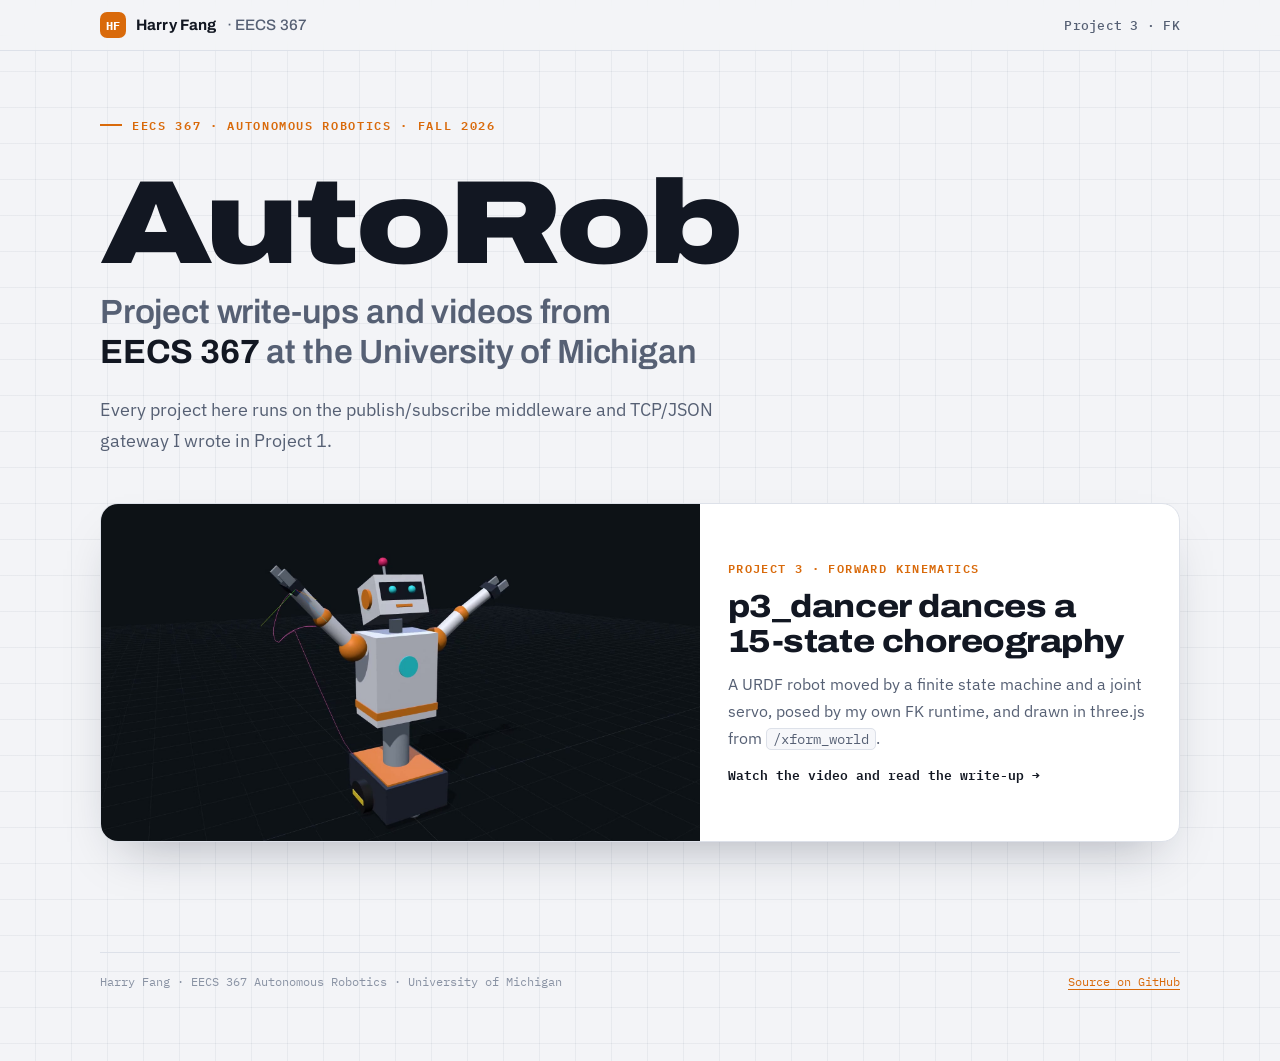
<file: index.html>
<!doctype html>
<html lang="en">
<head>
<meta charset="utf-8">
<meta name="viewport" content="width=device-width, initial-scale=1, viewport-fit=cover">
<title>Harry Fang · EECS 367 Portfolio</title>
<meta name="description" content="Harry Fang's project portfolio for EECS 367 Autonomous Robotics (AutoRob), University of Michigan.">
<link rel="preconnect" href="https://fonts.googleapis.com">
<link rel="preconnect" href="https://fonts.gstatic.com" crossorigin>
<link rel="stylesheet" href="https://fonts.googleapis.com/css2?family=Archivo:wdth,wght@62..125,100..900&family=IBM+Plex+Mono:wght@400;500;600&family=IBM+Plex+Sans:wght@400;500;600&display=swap">
<link rel="stylesheet" href="style.css">
</head>
<body>
<header class="topbar">
  <div class="inner">
    <a class="brand" href="./"><span class="mark">HF</span>Harry Fang <span class="dim">· EECS 367</span></a>
    <nav aria-label="Projects"><a href="project3/">Project 3 · FK</a></nav>
  </div>
</header>

<div class="page">
  <main>
    <div class="hero">
      <p class="eyebrow">EECS 367 · Autonomous Robotics · Fall 2026</p>
      <h1>AutoRob<span class="tail">Project write-ups and videos from <b>EECS 367</b> at the University of Michigan</span></h1>
      <p class="lede">Every project here runs on the publish/subscribe middleware and TCP/JSON gateway I wrote in Project 1.</p>
    </div>

    <a class="feature" href="project3/">
      <div class="shot"><img src="project3/poster.jpg" alt="The p3_dancer robot mid-dance in my three.js viewer"></div>
      <div class="body">
        <span class="tag">Project 3 · Forward Kinematics</span>
        <h2>p3_dancer dances a 15-state choreography</h2>
        <p>A URDF robot moved by a finite state machine and a joint servo, posed by my own FK runtime, and drawn in three.js
          from <code>/xform_world</code>.</p>
        <span class="go">Watch the video and read the write-up →</span>
      </div>
    </a>
  </main>

  <footer class="site-foot">
    <span>Harry Fang · EECS 367 Autonomous Robotics · University of Michigan</span>
    <span><a href="https://github.com/HarryFang30/eecs367-portfolio">Source on GitHub</a></span>
  </footer>
</div>
</body>
</html>
</file>
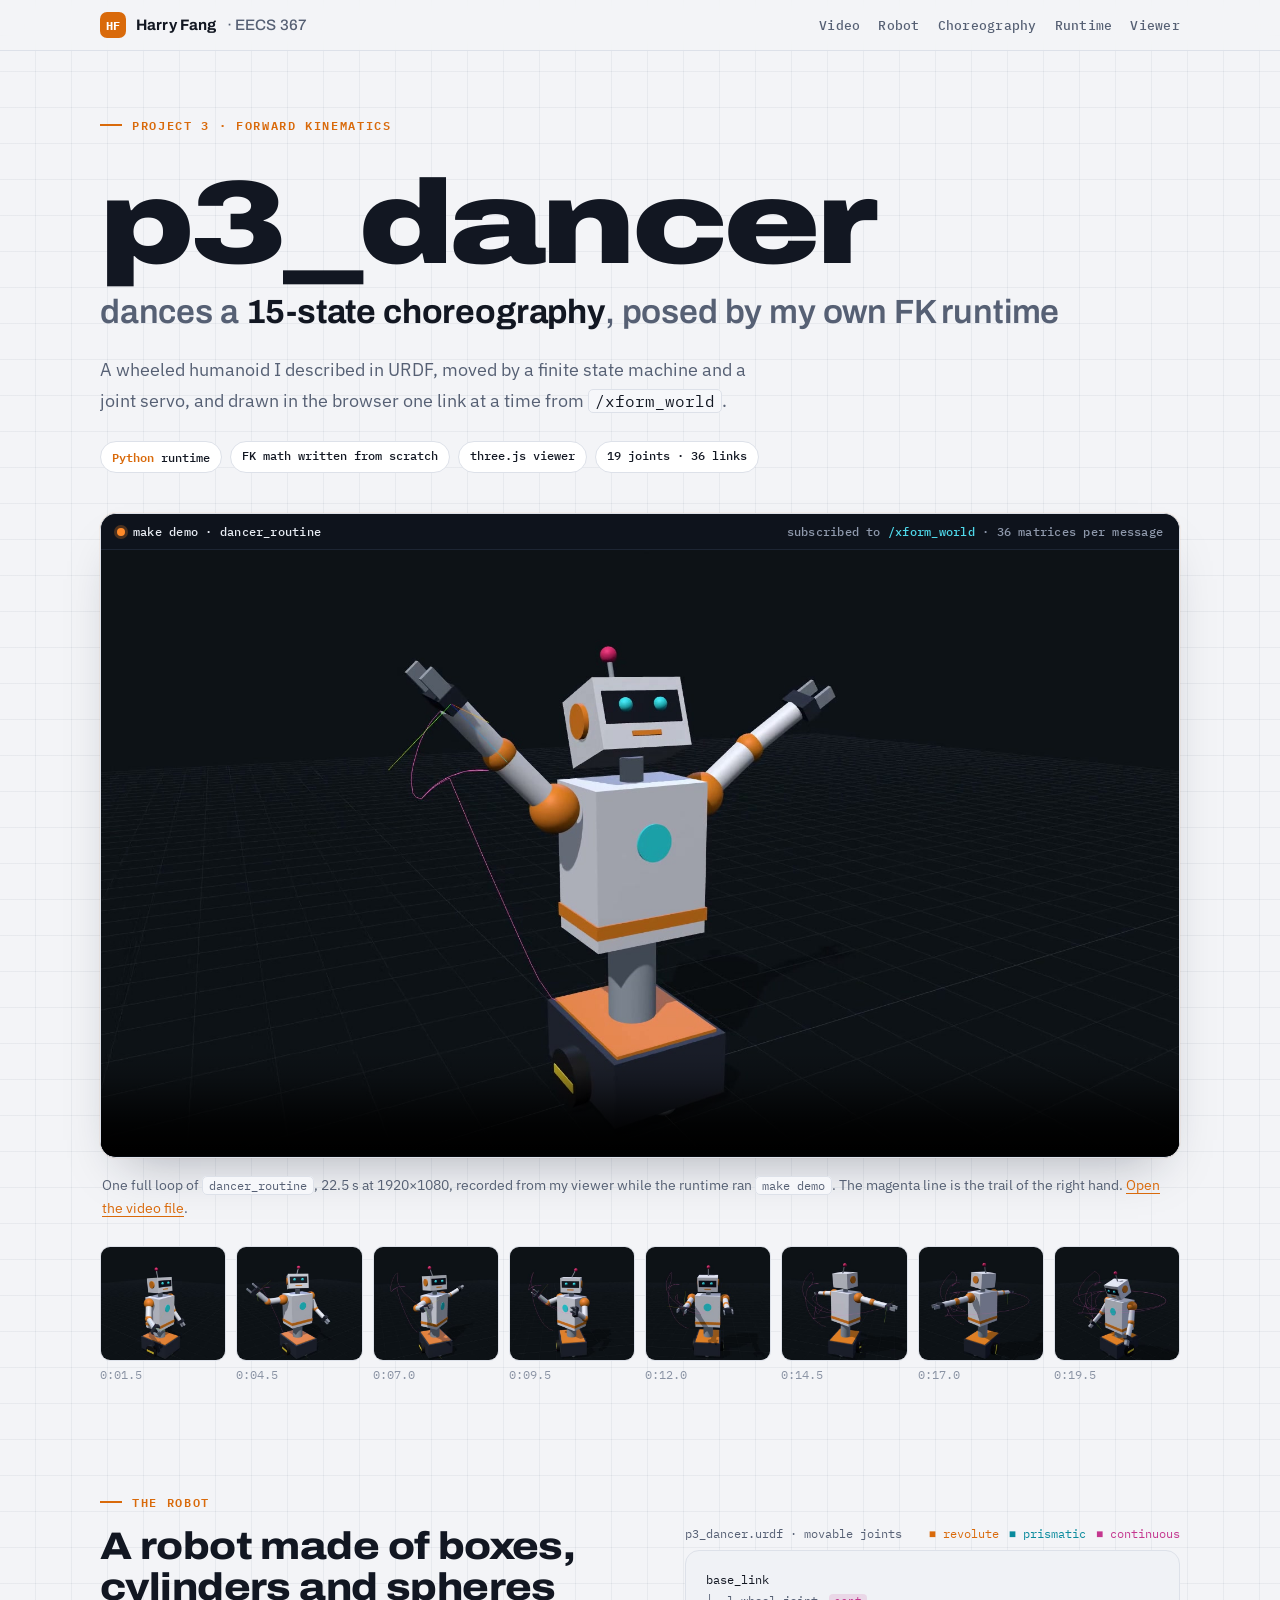
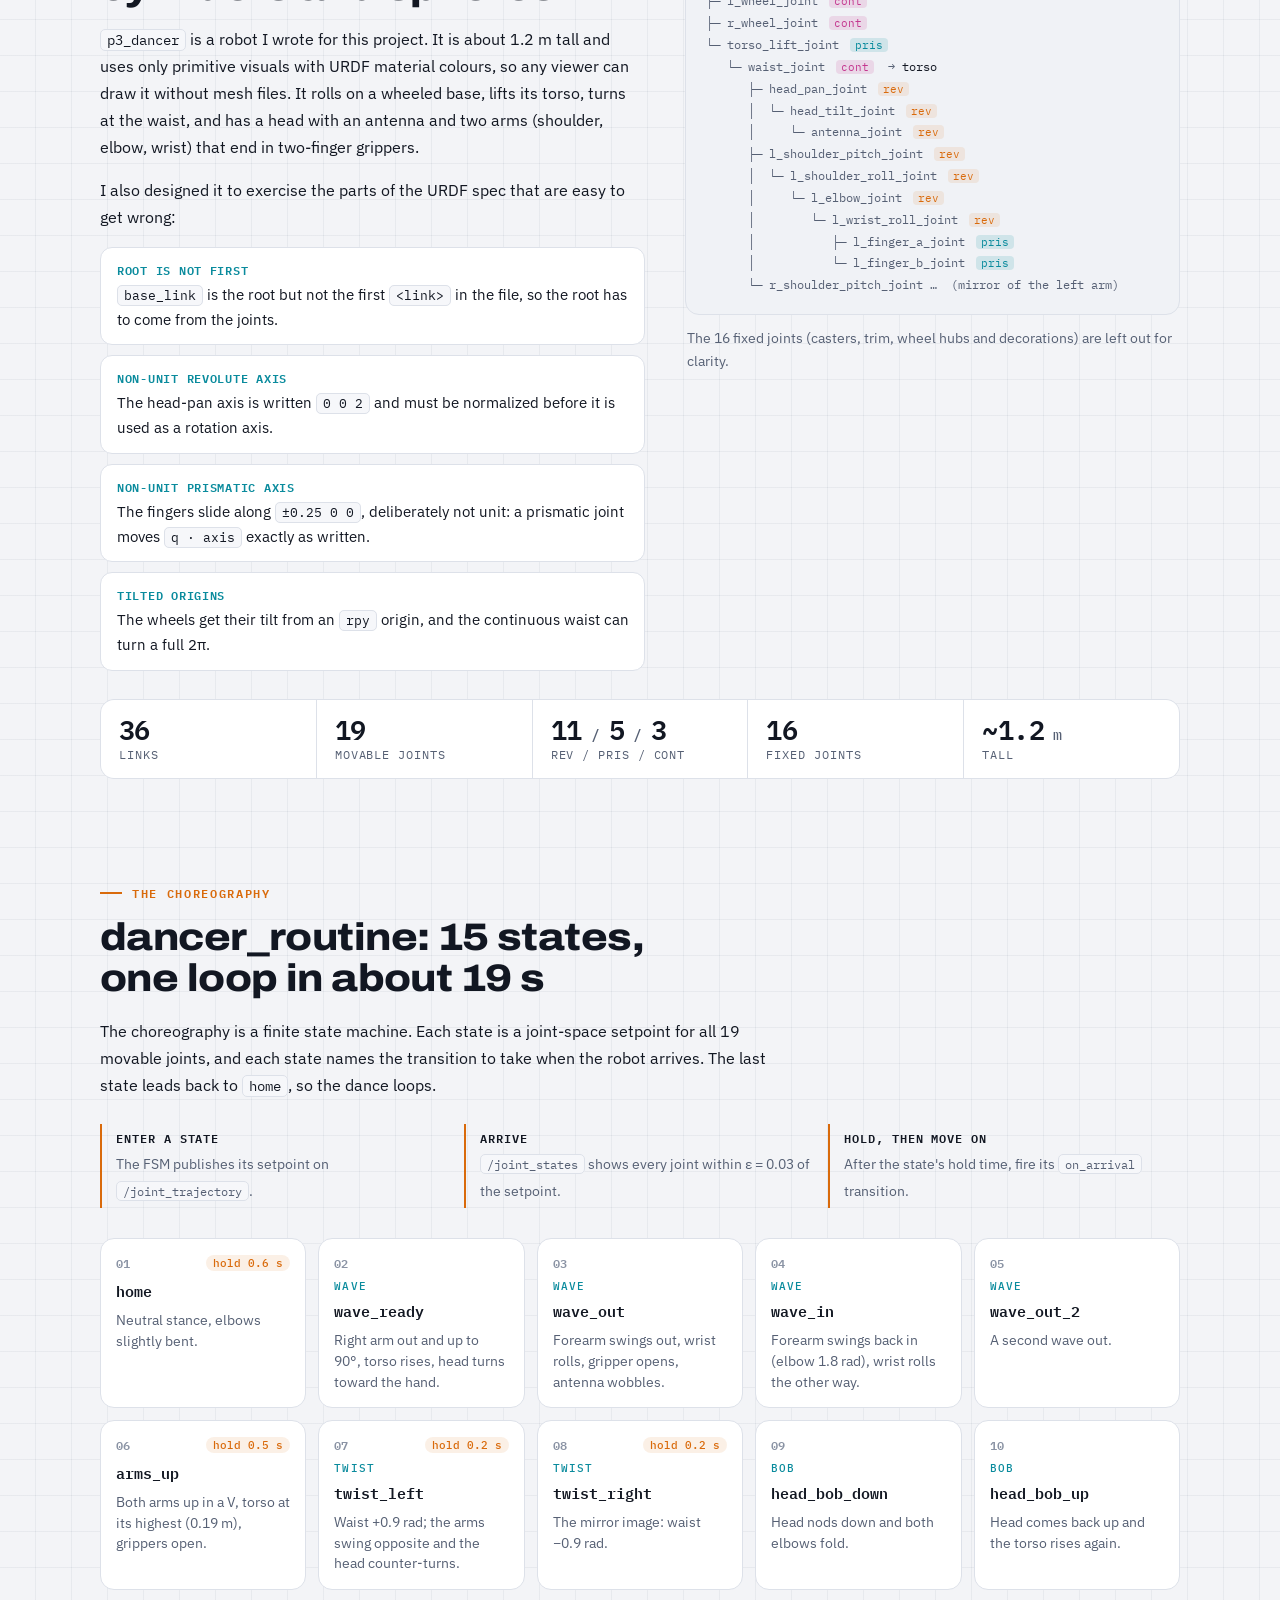
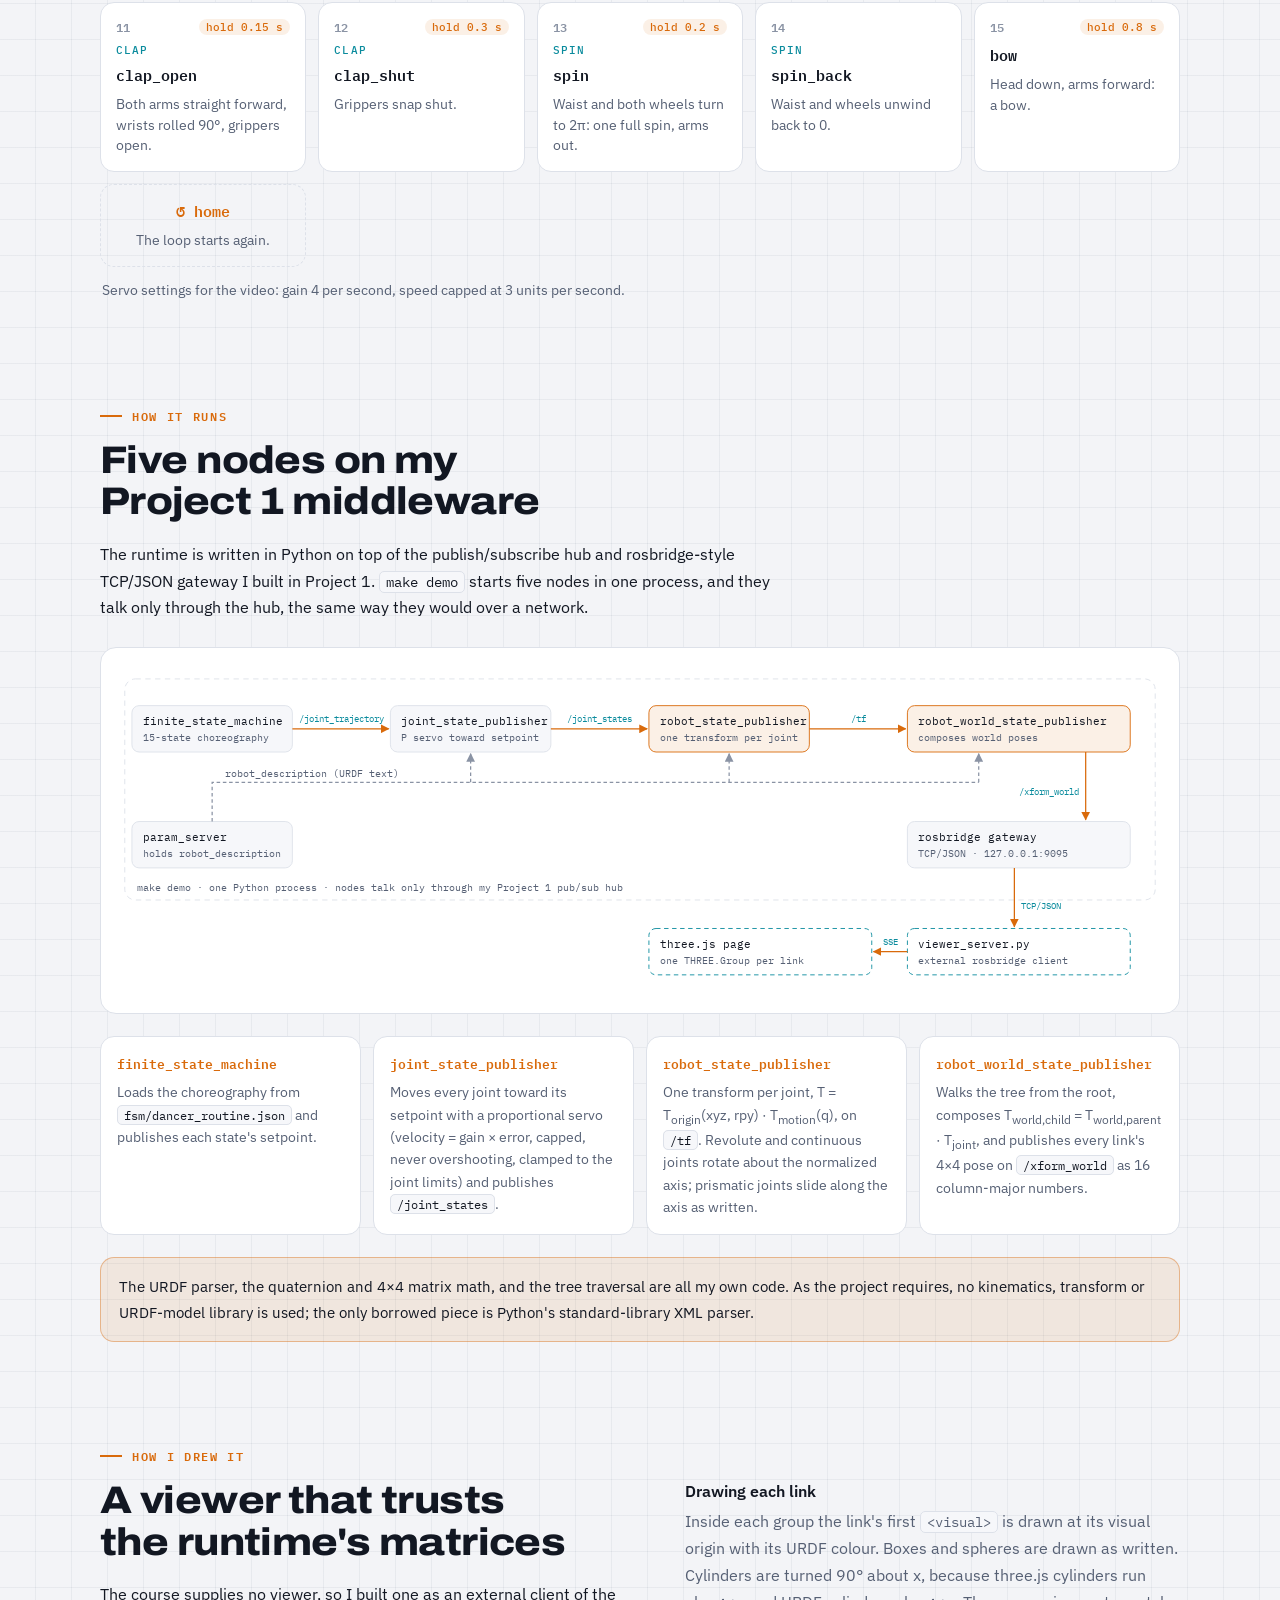
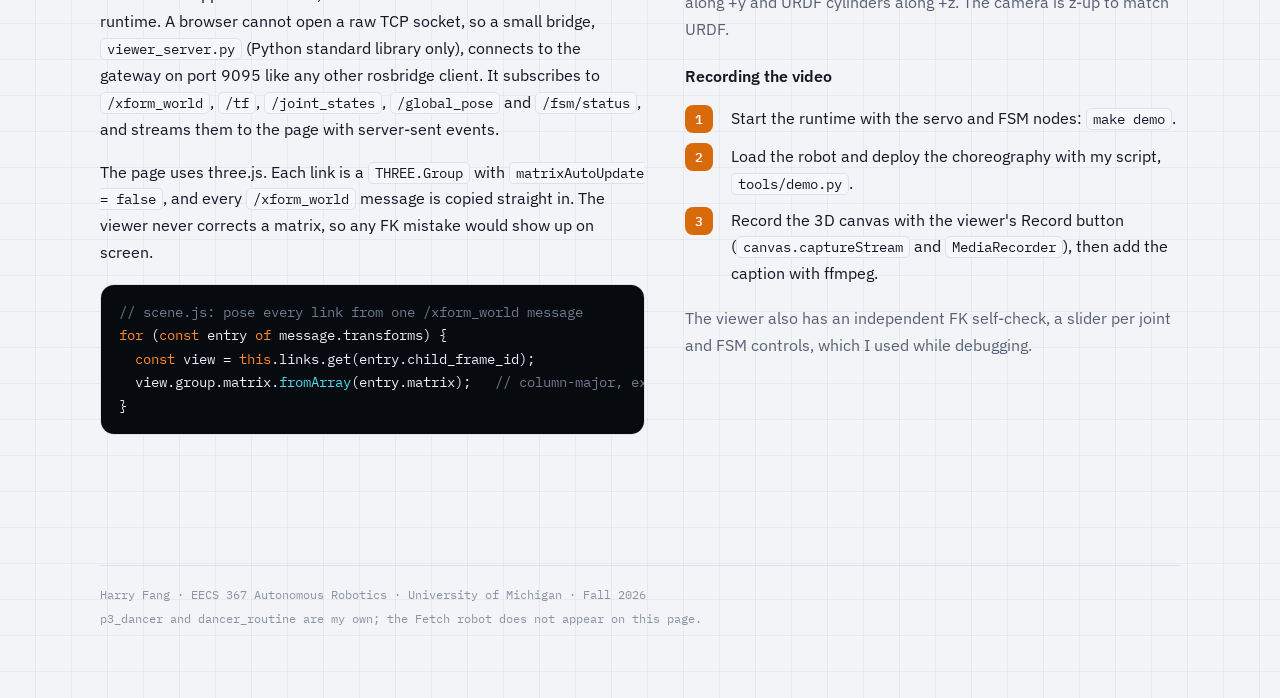
<file: project3/index.html>
<!doctype html>
<html lang="en">
<head>
<meta charset="utf-8">
<meta name="viewport" content="width=device-width, initial-scale=1, viewport-fit=cover">
<title>Project 3: Forward Kinematics · Harry Fang</title>
<meta name="description" content="EECS 367 Project 3: a URDF robot driven through an FSM choreography by my own forward-kinematics runtime, drawn in three.js from /xform_world.">
<meta property="og:title" content="p3_dancer · EECS 367 Project 3">
<meta property="og:image" content="poster.jpg">
<link rel="preconnect" href="https://fonts.googleapis.com">
<link rel="preconnect" href="https://fonts.gstatic.com" crossorigin>
<link rel="stylesheet" href="https://fonts.googleapis.com/css2?family=Archivo:wdth,wght@62..125,100..900&family=IBM+Plex+Mono:wght@400;500;600&family=IBM+Plex+Sans:wght@400;500;600&display=swap">
<link rel="stylesheet" href="../style.css">
</head>
<body>
<header class="topbar">
  <div class="inner">
    <a class="brand" href="../"><span class="mark">HF</span>Harry Fang <span class="dim">· EECS 367</span></a>
    <nav aria-label="On this page">
      <a href="#video">Video</a><a href="#robot">Robot</a><a href="#choreography">Choreography</a><a href="#runtime">Runtime</a><a href="#viewer">Viewer</a>
    </nav>
  </div>
</header>

<div class="page">
  <main>
    <div class="hero">
      <p class="eyebrow">Project 3 · Forward Kinematics</p>
      <h1>p3_dancer<span class="tail">dances a <b>15-state choreography</b>, posed by my own FK runtime</span></h1>
      <p class="lede">A wheeled humanoid I described in URDF, moved by a finite state machine and a joint servo,
        and drawn in the browser one link at a time from <code>/xform_world</code>.</p>
      <ul class="chips" aria-label="Project facts">
        <li><b>Python</b> runtime</li>
        <li>FK math written from scratch</li>
        <li>three.js viewer</li>
        <li>19 joints · 36 links</li>
      </ul>
    </div>

    <figure id="video" class="monitor" style="margin-inline:0">
      <div class="bar"><span class="live">make demo · dancer_routine</span><span>subscribed to <span class="topic">/xform_world</span> · 36 matrices per message</span></div>
      <video controls playsinline preload="metadata" poster="poster.jpg" aria-label="p3_dancer performing the dancer_routine choreography">
        <source src="p3_dancer_fsm.mp4" type="video/mp4">
        Your browser cannot play this video. <a href="p3_dancer_fsm.mp4">Download the MP4</a>.
      </video>
    </figure>
    <p class="caption">One full loop of <code>dancer_routine</code>, 22.5 s at 1920×1080, recorded from my viewer while the runtime ran
      <code>make demo</code>. The magenta line is the trail of the right hand. <a href="p3_dancer_fsm.mp4">Open the video file</a>.</p>

    <div class="strip" aria-label="Frames from the video">
      <figure><img src="frames/f1.jpg" alt="Frame at 0:01.5" loading="lazy"><figcaption>0:01.5</figcaption></figure>
      <figure><img src="frames/f2.jpg" alt="Frame at 0:04.5" loading="lazy"><figcaption>0:04.5</figcaption></figure>
      <figure><img src="frames/f3.jpg" alt="Frame at 0:07" loading="lazy"><figcaption>0:07.0</figcaption></figure>
      <figure><img src="frames/f4.jpg" alt="Frame at 0:09.5" loading="lazy"><figcaption>0:09.5</figcaption></figure>
      <figure><img src="frames/f5.jpg" alt="Frame at 0:12" loading="lazy"><figcaption>0:12.0</figcaption></figure>
      <figure><img src="frames/f6.jpg" alt="Frame at 0:14.5" loading="lazy"><figcaption>0:14.5</figcaption></figure>
      <figure><img src="frames/f7.jpg" alt="Frame at 0:17" loading="lazy"><figcaption>0:17.0</figcaption></figure>
      <figure><img src="frames/f8.jpg" alt="Frame at 0:19.5" loading="lazy"><figcaption>0:19.5</figcaption></figure>
    </div>

    <!-- ===================== robot ===================== -->
    <section id="robot">
      <p class="eyebrow">The robot</p>
      <div class="split">
        <div>
          <h2>A robot made of boxes, cylinders and spheres</h2>
          <p><code>p3_dancer</code> is a robot I wrote for this project. It is about 1.2 m tall and uses only primitive visuals with URDF
            material colours, so any viewer can draw it without mesh files. It rolls on a wheeled base, lifts its torso, turns at the
            waist, and has a head with an antenna and two arms (shoulder, elbow, wrist) that end in two-finger grippers.</p>
          <p>I also designed it to exercise the parts of the URDF spec that are easy to get wrong:</p>
          <ul class="gotchas">
            <li><strong>Root is not first</strong><code>base_link</code> is the root but not the first <code>&lt;link&gt;</code> in the file, so the root has to come from the joints.</li>
            <li><strong>Non-unit revolute axis</strong>The head-pan axis is written <code>0 0 2</code> and must be normalized before it is used as a rotation axis.</li>
            <li><strong>Non-unit prismatic axis</strong>The fingers slide along <code>±0.25 0 0</code>, deliberately not unit: a prismatic joint moves <code>q · axis</code> exactly as written.</li>
            <li><strong>Tilted origins</strong>The wheels get their tilt from an <code>rpy</code> origin, and the continuous waist can turn a full 2π.</li>
          </ul>
        </div>
        <div>
          <div class="tree-head"><span>p3_dancer.urdf · movable joints</span>
            <span class="legend"><span class="rev">revolute</span><span class="pri">prismatic</span><span class="con">continuous</span></span></div>
<pre class="tree" aria-label="Kinematic tree of movable joints"><span class="l">base_link</span>
├─ l_wheel_joint <span class="t con">cont</span>
├─ r_wheel_joint <span class="t con">cont</span>
└─ torso_lift_joint <span class="t pri">pris</span>
   └─ waist_joint <span class="t con">cont</span>  → <span class="l">torso</span>
      ├─ head_pan_joint <span class="t rev">rev</span>
      │  └─ head_tilt_joint <span class="t rev">rev</span>
      │     └─ antenna_joint <span class="t rev">rev</span>
      ├─ l_shoulder_pitch_joint <span class="t rev">rev</span>
      │  └─ l_shoulder_roll_joint <span class="t rev">rev</span>
      │     └─ l_elbow_joint <span class="t rev">rev</span>
      │        └─ l_wrist_roll_joint <span class="t rev">rev</span>
      │           ├─ l_finger_a_joint <span class="t pri">pris</span>
      │           └─ l_finger_b_joint <span class="t pri">pris</span>
      └─ r_shoulder_pitch_joint …  <span class="muted">(mirror of the left arm)</span>
</pre>
          <p class="caption">The 16 fixed joints (casters, trim, wheel hubs and decorations) are left out for clarity.</p>
        </div>
      </div>
      <div class="readouts">
        <div><b>36</b><span>links</span></div>
        <div><b>19</b><span>movable joints</span></div>
        <div><b>11<small> / </small>5<small> / </small>3</b><span>rev / pris / cont</span></div>
        <div><b>16</b><span>fixed joints</span></div>
        <div><b>~1.2<small> m</small></b><span>tall</span></div>
      </div>
    </section>

    <!-- ===================== choreography ===================== -->
    <section id="choreography">
      <p class="eyebrow">The choreography</p>
      <div class="col">
        <h2>dancer_routine: 15 states, one loop in about 19 s</h2>
        <p>The choreography is a finite state machine. Each state is a joint-space setpoint for all 19 movable joints, and each
          state names the transition to take when the robot arrives. The last state leads back to <code>home</code>, so the dance loops.</p>
      </div>
      <div class="rule">
        <div><b>Enter a state</b><span>The FSM publishes its setpoint on <code>/joint_trajectory</code>.</span></div>
        <div><b>Arrive</b><span><code>/joint_states</code> shows every joint within ε = 0.03 of the setpoint.</span></div>
        <div><b>Hold, then move on</b><span>After the state's hold time, fire its <code>on_arrival</code> transition.</span></div>
      </div>
      <ol class="score">
        <li><div class="top"><span class="num">01</span><span class="hold">hold 0.6 s</span></div><span class="name">home</span><p>Neutral stance, elbows slightly bent.</p></li>
        <li><div class="top"><span class="num">02</span></div><span class="phase">wave</span><span class="name">wave_ready</span><p>Right arm out and up to 90°, torso rises, head turns toward the hand.</p></li>
        <li><div class="top"><span class="num">03</span></div><span class="phase">wave</span><span class="name">wave_out</span><p>Forearm swings out, wrist rolls, gripper opens, antenna wobbles.</p></li>
        <li><div class="top"><span class="num">04</span></div><span class="phase">wave</span><span class="name">wave_in</span><p>Forearm swings back in (elbow 1.8 rad), wrist rolls the other way.</p></li>
        <li><div class="top"><span class="num">05</span></div><span class="phase">wave</span><span class="name">wave_out_2</span><p>A second wave out.</p></li>
        <li><div class="top"><span class="num">06</span><span class="hold">hold 0.5 s</span></div><span class="name">arms_up</span><p>Both arms up in a V, torso at its highest (0.19 m), grippers open.</p></li>
        <li><div class="top"><span class="num">07</span><span class="hold">hold 0.2 s</span></div><span class="phase">twist</span><span class="name">twist_left</span><p>Waist +0.9 rad; the arms swing opposite and the head counter-turns.</p></li>
        <li><div class="top"><span class="num">08</span><span class="hold">hold 0.2 s</span></div><span class="phase">twist</span><span class="name">twist_right</span><p>The mirror image: waist −0.9 rad.</p></li>
        <li><div class="top"><span class="num">09</span></div><span class="phase">bob</span><span class="name">head_bob_down</span><p>Head nods down and both elbows fold.</p></li>
        <li><div class="top"><span class="num">10</span></div><span class="phase">bob</span><span class="name">head_bob_up</span><p>Head comes back up and the torso rises again.</p></li>
        <li><div class="top"><span class="num">11</span><span class="hold">hold 0.15 s</span></div><span class="phase">clap</span><span class="name">clap_open</span><p>Both arms straight forward, wrists rolled 90°, grippers open.</p></li>
        <li><div class="top"><span class="num">12</span><span class="hold">hold 0.3 s</span></div><span class="phase">clap</span><span class="name">clap_shut</span><p>Grippers snap shut.</p></li>
        <li><div class="top"><span class="num">13</span><span class="hold">hold 0.2 s</span></div><span class="phase">spin</span><span class="name">spin</span><p>Waist and both wheels turn to 2π: one full spin, arms out.</p></li>
        <li><div class="top"><span class="num">14</span></div><span class="phase">spin</span><span class="name">spin_back</span><p>Waist and wheels unwind back to 0.</p></li>
        <li><div class="top"><span class="num">15</span><span class="hold">hold 0.8 s</span></div><span class="name">bow</span><p>Head down, arms forward: a bow.</p></li>
        <li class="loop"><span class="name">↺ home</span><p>The loop starts again.</p></li>
      </ol>
      <p class="caption">Servo settings for the video: gain 4 per second, speed capped at 3 units per second.</p>
    </section>

    <!-- ===================== runtime ===================== -->
    <section id="runtime">
      <p class="eyebrow">How it runs</p>
      <div class="col">
        <h2>Five nodes on my Project 1 middleware</h2>
        <p>The runtime is written in Python on top of the publish/subscribe hub and rosbridge-style TCP/JSON gateway I built in Project 1.
          <code>make demo</code> starts five nodes in one process, and they talk only through the hub, the same way they would over a network.</p>
      </div>
      <div class="diagram" role="img" aria-label="Node graph: finite_state_machine publishes /joint_trajectory to joint_state_publisher, which publishes /joint_states to robot_state_publisher, which publishes /tf to robot_world_state_publisher, which publishes /xform_world through the gateway to viewer_server.py and the three.js page. param_server supplies robot_description.">
        <svg viewBox="0 0 1160 360" xmlns="http://www.w3.org/2000/svg">
          <defs>
            <marker id="arrow" viewBox="0 0 10 10" refX="9" refY="5" markerWidth="7" markerHeight="7" orient="auto-start-reverse"><path class="head" d="M0 0 L10 5 L0 10 z"/></marker>
            <marker id="arrow-flow" viewBox="0 0 10 10" refX="9" refY="5" markerWidth="7" markerHeight="7" orient="auto-start-reverse"><path class="head flow" d="M0 0 L10 5 L0 10 z"/></marker>
          </defs>
          <rect class="frame" x="2" y="10" width="1156" height="248" rx="12"/>
          <text class="small" x="16" y="248">make demo · one Python process · nodes talk only through my Project 1 pub/sub hub</text>

          <rect class="box" x="10" y="40" width="180" height="52" rx="8"/>
          <text x="22" y="62">finite_state_machine</text><text class="small" x="22" y="80">15-state choreography</text>
          <rect class="box" x="300" y="40" width="180" height="52" rx="8"/>
          <text x="312" y="62">joint_state_publisher</text><text class="small" x="312" y="80">P servo toward setpoint</text>
          <rect class="box hot" x="590" y="40" width="180" height="52" rx="8"/>
          <text x="602" y="62">robot_state_publisher</text><text class="small" x="602" y="80">one transform per joint</text>
          <rect class="box hot" x="880" y="40" width="250" height="52" rx="8"/>
          <text x="892" y="62">robot_world_state_publisher</text><text class="small" x="892" y="80">composes world poses</text>

          <path class="wire flow" d="M190 66 H298" marker-end="url(#arrow-flow)"/><text class="lbl" x="245" y="58" text-anchor="middle">/joint_trajectory</text>
          <path class="wire flow" d="M480 66 H588" marker-end="url(#arrow-flow)"/><text class="lbl" x="535" y="58" text-anchor="middle">/joint_states</text>
          <path class="wire flow" d="M770 66 H878" marker-end="url(#arrow-flow)"/><text class="lbl" x="825" y="58" text-anchor="middle">/tf</text>

          <rect class="box" x="10" y="170" width="180" height="52" rx="8"/>
          <text x="22" y="192">param_server</text><text class="small" x="22" y="210">holds robot_description</text>
          <path class="wire" d="M100 170 V126 H960" stroke-dasharray="4 3"/>
          <path class="wire" d="M390 126 V94" stroke-dasharray="4 3" marker-end="url(#arrow)"/>
          <path class="wire" d="M680 126 V94" stroke-dasharray="4 3" marker-end="url(#arrow)"/>
          <path class="wire" d="M960 126 V94" stroke-dasharray="4 3" marker-end="url(#arrow)"/>
          <text class="small" x="114" y="120">robot_description (URDF text)</text>

          <rect class="box" x="880" y="170" width="250" height="52" rx="8"/>
          <text x="892" y="192">rosbridge gateway</text><text class="small" x="892" y="210">TCP/JSON · 127.0.0.1:9095</text>
          <path class="wire flow" d="M1080 92 V168" marker-end="url(#arrow-flow)"/><text class="lbl" x="1072" y="140" text-anchor="end">/xform_world</text>

          <rect class="box ext" x="880" y="290" width="250" height="52" rx="8"/>
          <text x="892" y="312">viewer_server.py</text><text class="small" x="892" y="330">external rosbridge client</text>
          <rect class="box ext" x="590" y="290" width="250" height="52" rx="8"/>
          <text x="602" y="312">three.js page</text><text class="small" x="602" y="330">one THREE.Group per link</text>
          <path class="wire flow" d="M1000 222 V288" marker-end="url(#arrow-flow)"/><text class="lbl" x="1008" y="268">TCP/JSON</text>
          <path class="wire flow" d="M880 316 H842" marker-end="url(#arrow-flow)"/><text class="lbl" x="861" y="308" text-anchor="middle">SSE</text>
        </svg>
      </div>
      <div class="nodes">
        <div><h3>finite_state_machine</h3><p>Loads the choreography from <code>fsm/dancer_routine.json</code> and publishes each state's setpoint.</p></div>
        <div><h3>joint_state_publisher</h3><p>Moves every joint toward its setpoint with a proportional servo (velocity = gain × error, capped,
          never overshooting, clamped to the joint limits) and publishes <code>/joint_states</code>.</p></div>
        <div><h3>robot_state_publisher</h3><p>One transform per joint, T = T<sub>origin</sub>(xyz, rpy) · T<sub>motion</sub>(q), on <code>/tf</code>.
          Revolute and continuous joints rotate about the normalized axis; prismatic joints slide along the axis as written.</p></div>
        <div><h3>robot_world_state_publisher</h3><p>Walks the tree from the root, composes T<sub>world,child</sub> = T<sub>world,parent</sub> · T<sub>joint</sub>,
          and publishes every link's 4×4 pose on <code>/xform_world</code> as 16 column-major numbers.</p></div>
      </div>
      <p class="callout">The URDF parser, the quaternion and 4×4 matrix math, and the tree traversal are all my own code. As the project requires,
        no kinematics, transform or URDF-model library is used; the only borrowed piece is Python's standard-library XML parser.</p>
    </section>

    <!-- ===================== viewer ===================== -->
    <section id="viewer">
      <p class="eyebrow">How I drew it</p>
      <div class="split">
        <div>
          <h2>A viewer that trusts the runtime's matrices</h2>
          <p>The course supplies no viewer, so I built one as an external client of the runtime. A browser cannot open a raw TCP socket,
            so a small bridge, <code>viewer_server.py</code> (Python standard library only), connects to the gateway on port 9095 like any other
            rosbridge client. It subscribes to <code>/xform_world</code>, <code>/tf</code>, <code>/joint_states</code>, <code>/global_pose</code>
            and <code>/fsm/status</code>, and streams them to the page with server-sent events.</p>
          <p>The page uses three.js. Each link is a <code>THREE.Group</code> with <code>matrixAutoUpdate = false</code>, and every
            <code>/xform_world</code> message is copied straight in. The viewer never corrects a matrix, so any FK mistake would show up on screen.</p>
<pre class="code"><span class="c">// scene.js: pose every link from one /xform_world message</span>
<span class="k">for</span> (<span class="k">const</span> entry <span class="k">of</span> message.transforms) {
  <span class="k">const</span> view = <span class="k">this</span>.links.get(entry.child_frame_id);
  view.group.matrix.<span class="f">fromArray</span>(entry.matrix);   <span class="c">// column-major, exactly as published</span>
}</pre>
        </div>
        <div>
          <h3>Drawing each link</h3>
          <p class="muted">Inside each group the link's first <code>&lt;visual&gt;</code> is drawn at its visual origin with its URDF colour.
            Boxes and spheres are drawn as written. Cylinders are turned 90° about x, because three.js cylinders run along +y and URDF
            cylinders along +z. The camera is z-up to match URDF.</p>
          <h3 style="margin-top:22px">Recording the video</h3>
          <ol class="steps">
            <li><span>Start the runtime with the servo and FSM nodes: <code>make demo</code>.</span></li>
            <li><span>Load the robot and deploy the choreography with my script, <code>tools/demo.py</code>.</span></li>
            <li><span>Record the 3D canvas with the viewer's Record button (<code>canvas.captureStream</code> and <code>MediaRecorder</code>), then add the caption with ffmpeg.</span></li>
          </ol>
          <p class="muted" style="margin-top:18px">The viewer also has an independent FK self-check, a slider per joint and FSM controls, which I used while debugging.</p>
        </div>
      </div>
    </section>
  </main>

  <footer class="site-foot">
    <span>Harry Fang · EECS 367 Autonomous Robotics · University of Michigan · Fall 2026</span>
    <span>p3_dancer and dancer_routine are my own; the Fetch robot does not appear on this page.</span>
  </footer>
</div>
</body>
</html>
</file>
<file: style.css>
/* Layout: the page is a robotics workbench. A dark blueprint grid like the viewer's stage, an
   orange "signal" accent from the robot's joints, cyan from its eyes, magenta from the hand trail.
   One reading column (~68ch) inside a wide 1120px frame used by the video, the score and diagrams. */
:root {
  --bg: #0b0f16;
  --bg-2: #0f1520;
  --surface: #141b28;
  --surface-2: #1a2333;
  --ink: #e9edf4;
  --muted: #8f99ac;
  --faint: #5d6779;
  --line: #222c3d;
  --grid: rgba(120, 150, 200, .07);
  --accent: #ff8a2a;
  --accent-ink: #1a0d02;
  --accent-soft: rgba(255, 138, 42, .12);
  --cyan: #4fd8ea;
  --magenta: #ff6bcb;
  --code-bg: #0f1520;
  --shadow: 0 24px 60px -20px rgba(0, 0, 0, .65);
  --display: "Archivo", "Helvetica Neue", Arial, sans-serif;
  --body: "IBM Plex Sans", "Helvetica Neue", Arial, sans-serif;
  --mono: "IBM Plex Mono", ui-monospace, "SF Mono", Menlo, monospace;
  color-scheme: dark;
}
@media (prefers-color-scheme: light) {
  :root:not([data-theme="dark"]) {
    --bg: #f3f4f7; --bg-2: #eceef3; --surface: #ffffff; --surface-2: #f6f7fa; --ink: #121722; --muted: #566074;
    --faint: #8a93a4; --line: #dde1e9; --grid: rgba(40, 60, 100, .06); --accent: #d96a0b; --accent-ink: #ffffff;
    --accent-soft: rgba(217, 106, 11, .10); --cyan: #0a8b9d; --magenta: #c4378f; --code-bg: #f0f2f6;
    --shadow: 0 24px 50px -24px rgba(20, 30, 50, .35); color-scheme: light;
  }
}
:root[data-theme="light"] {
  --bg: #f3f4f7; --bg-2: #eceef3; --surface: #ffffff; --surface-2: #f6f7fa; --ink: #121722; --muted: #566074;
  --faint: #8a93a4; --line: #dde1e9; --grid: rgba(40, 60, 100, .06); --accent: #d96a0b; --accent-ink: #ffffff;
  --accent-soft: rgba(217, 106, 11, .10); --cyan: #0a8b9d; --magenta: #c4378f; --code-bg: #f0f2f6;
  --shadow: 0 24px 50px -24px rgba(20, 30, 50, .35); color-scheme: light;
}

* { box-sizing: border-box; }
html { -webkit-text-size-adjust: 100%; scroll-behavior: smooth; scroll-padding-top: 72px; }
@media (prefers-reduced-motion: reduce) { html { scroll-behavior: auto; } }
body {
  margin: 0;
  color: var(--ink);
  font: 16px/1.68 var(--body);
  background-color: var(--bg);
  background-image:
    linear-gradient(var(--grid) 1px, transparent 1px),
    linear-gradient(90deg, var(--grid) 1px, transparent 1px);
  background-size: 36px 36px;
  background-position: -1px -1px;
}
a { color: var(--accent); text-underline-offset: 3px; text-decoration-thickness: 1px; }
a:hover { text-decoration-thickness: 2px; }
:focus-visible { outline: 2px solid var(--accent); outline-offset: 3px; border-radius: 4px; }
img, video { max-width: 100%; display: block; }
code { font: .86em var(--mono); background: var(--surface-2); border: 1px solid var(--line); padding: 1px 6px; border-radius: 5px; }
::selection { background: var(--accent); color: var(--accent-ink); }

/* ---------- top bar ---------- */
.topbar {
  position: sticky; top: env(safe-area-inset-top, 0px); z-index: 10;
  background: color-mix(in srgb, var(--bg) 82%, transparent);
  backdrop-filter: blur(10px); -webkit-backdrop-filter: blur(10px);
  border-bottom: 1px solid var(--line);
}
.topbar .inner { max-width: 1120px; margin: 0 auto; padding-inline: 20px; padding-block: 12px; display: flex; align-items: center; justify-content: space-between; gap: 10px 22px; flex-wrap: wrap; }
.brand { display: inline-flex; align-items: center; gap: 10px; color: var(--ink); text-decoration: none; font: 700 .95rem var(--display); letter-spacing: .01em; }
.brand .mark { width: 26px; height: 26px; border-radius: 7px; background: var(--accent); color: var(--accent-ink); display: grid; place-items: center; font: 700 .72rem var(--mono); letter-spacing: -.02em; }
.brand span.dim { color: var(--muted); font-weight: 500; }
.topbar nav { display: flex; flex-wrap: wrap; gap: 4px 18px; font: 500 .8rem var(--mono); letter-spacing: .02em; }
.topbar nav a { color: var(--muted); text-decoration: none; }
.topbar nav a:hover, .topbar nav a[aria-current="page"] { color: var(--ink); }

/* ---------- page frame ---------- */
.page { max-width: 1120px; margin: 0 auto; padding-inline: 20px; padding-block: 0 72px; }
.col { max-width: 68ch; }
section { margin-top: 96px; }

.eyebrow { display: inline-flex; align-items: center; gap: 10px; font: 600 .74rem var(--mono); letter-spacing: .14em; text-transform: uppercase; color: var(--accent); margin: 0 0 14px; }
.eyebrow::before { content: ""; width: 22px; height: 2px; background: currentColor; }
h1, h2 { font-family: var(--display); text-wrap: balance; margin: 0; }
h2 { font-weight: 800; font-size: clamp(1.7rem, 3.6vw, 2.4rem); line-height: 1.08; letter-spacing: -.015em; margin-bottom: 18px; font-stretch: 112%; }
h3 { font: 600 1.02rem/1.35 var(--body); margin: 0 0 6px; }
p { margin: 0 0 16px; }
.muted { color: var(--muted); }

/* ---------- hero ---------- */
.hero { padding-top: 64px; display: grid; gap: 22px; }
.hero h1 { font-weight: 900; font-stretch: 125%; font-size: clamp(3rem, 11vw, 7.4rem); line-height: .9; letter-spacing: -.03em; }
.hero h1 .tail { display: block; font-weight: 600; font-stretch: 100%; font-size: clamp(1.35rem, 3.4vw, 2.1rem); letter-spacing: -.005em; line-height: 1.2; color: var(--muted); margin-top: 14px; }
.hero h1 .tail b { color: var(--ink); font-weight: 700; }
.hero .lede { font-size: 1.14rem; color: var(--muted); max-width: 60ch; margin: 0; }
.hero .lede code { color: var(--ink); }
.chips { display: flex; flex-wrap: wrap; gap: 8px; list-style: none; padding: 0; margin: 4px 0 0; }
.chips li { font: 500 .78rem var(--mono); color: var(--ink); border: 1px solid var(--line); background: var(--surface); padding: 5px 11px; border-radius: 999px; }
.chips li b { color: var(--accent); font-weight: 600; }

/* ---------- monitor ---------- */
.monitor { margin-top: 40px; border-radius: 16px; overflow: hidden; background: #070a0f; border: 1px solid var(--line); box-shadow: var(--shadow), 0 0 0 1px rgba(255, 138, 42, .06); }
.monitor .bar { display: flex; flex-wrap: wrap; justify-content: space-between; gap: 6px 18px; padding: 10px 16px; font: 500 .74rem var(--mono); color: #8f99ac; background: #0e131c; border-bottom: 1px solid #1d2533; letter-spacing: .02em; }
.monitor .bar .live { color: #e9edf4; display: inline-flex; align-items: center; gap: 8px; }
.monitor .bar .live::before { content: ""; width: 8px; height: 8px; border-radius: 50%; background: #ff8a2a; box-shadow: 0 0 0 3px rgba(255, 138, 42, .25); }
.monitor .bar .topic { color: #4fd8ea; }
.monitor video { width: 100%; aspect-ratio: 16 / 9; height: auto; background: #070a0f; }
.caption { font-size: .86rem; color: var(--muted); margin: 12px 2px 0; }

/* ---------- filmstrip ---------- */
.strip { margin-top: 26px; display: grid; grid-auto-flow: column; grid-auto-columns: minmax(118px, 1fr); gap: 10px; overflow-x: auto; padding-bottom: 6px; scrollbar-width: thin; }
.strip figure { margin: 0; display: grid; gap: 6px; }
.strip img { width: 100%; aspect-ratio: 11 / 10; object-fit: cover; border-radius: 10px; border: 1px solid var(--line); background: #070a0f; }
.strip figcaption { font: .72rem var(--mono); color: var(--faint); font-variant-numeric: tabular-nums; }

/* ---------- robot ---------- */
.split { display: grid; grid-template-columns: minmax(0, 1.1fr) minmax(0, 1fr); gap: 40px; align-items: start; }
@media (max-width: 880px) { .split { grid-template-columns: minmax(0, 1fr); gap: 26px; } }
.readouts { display: grid; grid-template-columns: repeat(auto-fit, minmax(140px, 1fr)); gap: 1px; background: var(--line); border: 1px solid var(--line); border-radius: 14px; overflow: hidden; margin: 28px 0; }
.readouts div { background: var(--surface); padding: 16px 18px; display: grid; gap: 4px; }
.readouts b { font: 600 1.7rem/1 var(--mono); font-variant-numeric: tabular-nums; letter-spacing: -.02em; }
.readouts b small { font-size: .55em; color: var(--muted); font-weight: 500; letter-spacing: 0; }
.readouts span { font: .72rem var(--mono); letter-spacing: .08em; text-transform: uppercase; color: var(--muted); }
.gotchas { list-style: none; padding: 0; margin: 0; display: grid; gap: 10px; }
.gotchas li { padding: 12px 14px 12px 16px; background: var(--surface); border: 1px solid var(--line); border-radius: 12px; font-size: .94rem; }
.gotchas li strong { display: block; font: 600 .76rem var(--mono); letter-spacing: .06em; text-transform: uppercase; color: var(--cyan); margin-bottom: 2px; }

.tree { margin: 0; padding: 18px 20px; background: var(--code-bg); border: 1px solid var(--line); border-radius: 14px; font: .78rem/1.75 var(--mono); color: var(--muted); overflow-x: auto; white-space: pre; }
.tree .l { color: var(--ink); }
.tree .t { font-size: .68rem; padding: 0 5px; border-radius: 4px; margin-left: 4px; }
.tree .rev { color: var(--accent); background: var(--accent-soft); }
.tree .pri { color: var(--cyan); background: color-mix(in srgb, var(--cyan) 14%, transparent); }
.tree .con { color: var(--magenta); background: color-mix(in srgb, var(--magenta) 14%, transparent); }
.tree-head { display: flex; justify-content: space-between; align-items: baseline; gap: 10px; margin-bottom: 8px; font: .74rem var(--mono); color: var(--muted); }
.legend { display: flex; flex-wrap: wrap; gap: 10px; }
.legend span::before { content: "■ "; }
.legend .rev { color: var(--accent); } .legend .pri { color: var(--cyan); } .legend .con { color: var(--magenta); }

/* ---------- choreography score ---------- */
.score { list-style: none; padding: 0; margin: 30px 0 0; display: grid; grid-template-columns: repeat(auto-fill, minmax(196px, 1fr)); gap: 12px; counter-reset: st; }
.score li { position: relative; background: var(--surface); border: 1px solid var(--line); border-radius: 14px; padding: 14px 15px 15px; display: grid; gap: 6px; align-content: start; transition: border-color .15s, transform .15s; }
.score li:hover { border-color: var(--accent); transform: translateY(-2px); }
@media (prefers-reduced-motion: reduce) { .score li { transition: none; } .score li:hover { transform: none; } }
.score .top { display: flex; justify-content: space-between; align-items: center; gap: 8px; }
.score .num { font: 600 .74rem var(--mono); color: var(--faint); font-variant-numeric: tabular-nums; }
.score .hold { font: 500 .68rem var(--mono); color: var(--accent); background: var(--accent-soft); padding: 1px 7px; border-radius: 999px; }
.score .name { font: 600 .92rem var(--mono); color: var(--ink); }
.score p { margin: 0; font-size: .86rem; line-height: 1.5; color: var(--muted); }
.score .phase { font: 500 .66rem var(--mono); letter-spacing: .1em; text-transform: uppercase; color: var(--cyan); }
.score li.loop { background: transparent; border-style: dashed; place-content: center; text-align: center; }
.score li.loop .name { color: var(--accent); }

.rule { display: grid; grid-template-columns: repeat(auto-fit, minmax(220px, 1fr)); gap: 12px; margin-top: 26px; }
.rule div { border-left: 2px solid var(--accent); padding: 4px 0 4px 14px; }
.rule b { display: block; font: 600 .74rem var(--mono); letter-spacing: .08em; text-transform: uppercase; color: var(--ink); margin-bottom: 2px; }
.rule span { font-size: .9rem; color: var(--muted); }

/* ---------- diagram ---------- */
.diagram { overflow-x: auto; margin: 26px 0 22px; padding: 22px; background: var(--surface); border: 1px solid var(--line); border-radius: 16px; }
.diagram svg { display: block; min-width: 760px; width: 100%; height: auto; }
.diagram .box { fill: var(--surface-2); stroke: var(--line); }
.diagram .box.hot { fill: var(--accent-soft); stroke: var(--accent); }
.diagram .box.ext { fill: none; stroke: var(--cyan); stroke-dasharray: 5 4; }
.diagram .frame { fill: none; stroke: var(--line); stroke-dasharray: 6 5; }
.diagram text { fill: var(--ink); font: 12px var(--mono); }
.diagram text.small { fill: var(--muted); font-size: 11px; }
.diagram text.lbl { fill: var(--cyan); font-size: 10.5px; }
.diagram .wire { stroke: var(--faint); stroke-width: 1.4; fill: none; }
.diagram .wire.flow { stroke: var(--accent); }
.diagram .head { fill: var(--faint); }
.diagram .head.flow { fill: var(--accent); }

.nodes { display: grid; grid-template-columns: repeat(auto-fit, minmax(240px, 1fr)); gap: 12px; }
.nodes div { background: var(--surface); border: 1px solid var(--line); border-radius: 14px; padding: 16px; }
.nodes h3 { font: 600 .84rem var(--mono); color: var(--accent); margin-bottom: 6px; }
.nodes p { margin: 0; font-size: .9rem; color: var(--muted); line-height: 1.55; }
.nodes p code { color: var(--ink); }
.callout { margin: 22px 0 0; padding: 16px 18px; border-radius: 14px; background: var(--accent-soft); border: 1px solid color-mix(in srgb, var(--accent) 40%, transparent); font-size: .95rem; }

/* ---------- viewer ---------- */
pre.code { margin: 18px 0 20px; padding: 16px 18px; background: #070a0f; color: #e9edf4; border: 1px solid var(--line); border-radius: 14px; font: .86rem/1.7 var(--mono); overflow-x: auto; }
pre.code .c { color: #6f7a8f; } pre.code .k { color: #ff8a2a; } pre.code .f { color: #4fd8ea; }
.steps { list-style: none; padding: 0; margin: 18px 0 0; display: grid; gap: 10px; counter-reset: s; }
.steps li { counter-increment: s; display: grid; grid-template-columns: 34px minmax(0, 1fr); gap: 12px; align-items: start; }
.steps li::before { content: counter(s); width: 28px; height: 28px; border-radius: 8px; display: grid; place-items: center; font: 600 .8rem var(--mono); color: var(--accent-ink); background: var(--accent); }
.steps li code { white-space: nowrap; }

/* ---------- home cards ---------- */
.feature { margin-top: 48px; display: grid; grid-template-columns: minmax(0, 1.25fr) minmax(0, 1fr); background: var(--surface); border: 1px solid var(--line); border-radius: 18px; overflow: hidden; color: inherit; text-decoration: none; box-shadow: var(--shadow); transition: border-color .15s; }
.feature:hover { border-color: var(--accent); }
@media (max-width: 820px) { .feature { grid-template-columns: minmax(0, 1fr); } }
.feature .shot { background: #070a0f; min-height: 240px; }
.feature .shot img { width: 100%; height: 100%; object-fit: cover; }
.feature .body { padding: 26px 28px 28px; display: grid; gap: 12px; align-content: center; }
.feature .tag { font: 600 .72rem var(--mono); letter-spacing: .12em; text-transform: uppercase; color: var(--accent); }
.feature h2 { font-size: clamp(1.5rem, 3vw, 2rem); margin: 0; }
.feature p { margin: 0; color: var(--muted); }
.feature .go { font: 600 .84rem var(--mono); color: var(--ink); }
.feature:hover .go { color: var(--accent); }

.site-foot { margin-top: 110px; padding-top: 20px; border-top: 1px solid var(--line); display: flex; flex-wrap: wrap; justify-content: space-between; gap: 8px 20px; font: .78rem var(--mono); color: var(--faint); }

@media (max-width: 560px) {
  body { font-size: 15px; background-size: 28px 28px; }
  .page, .topbar .inner { padding-inline: 16px; }
  .topbar nav { display: none; }
  section { margin-top: 72px; }
  .hero { padding-top: 44px; }
  .monitor { border-radius: 12px; }
}
</file>
